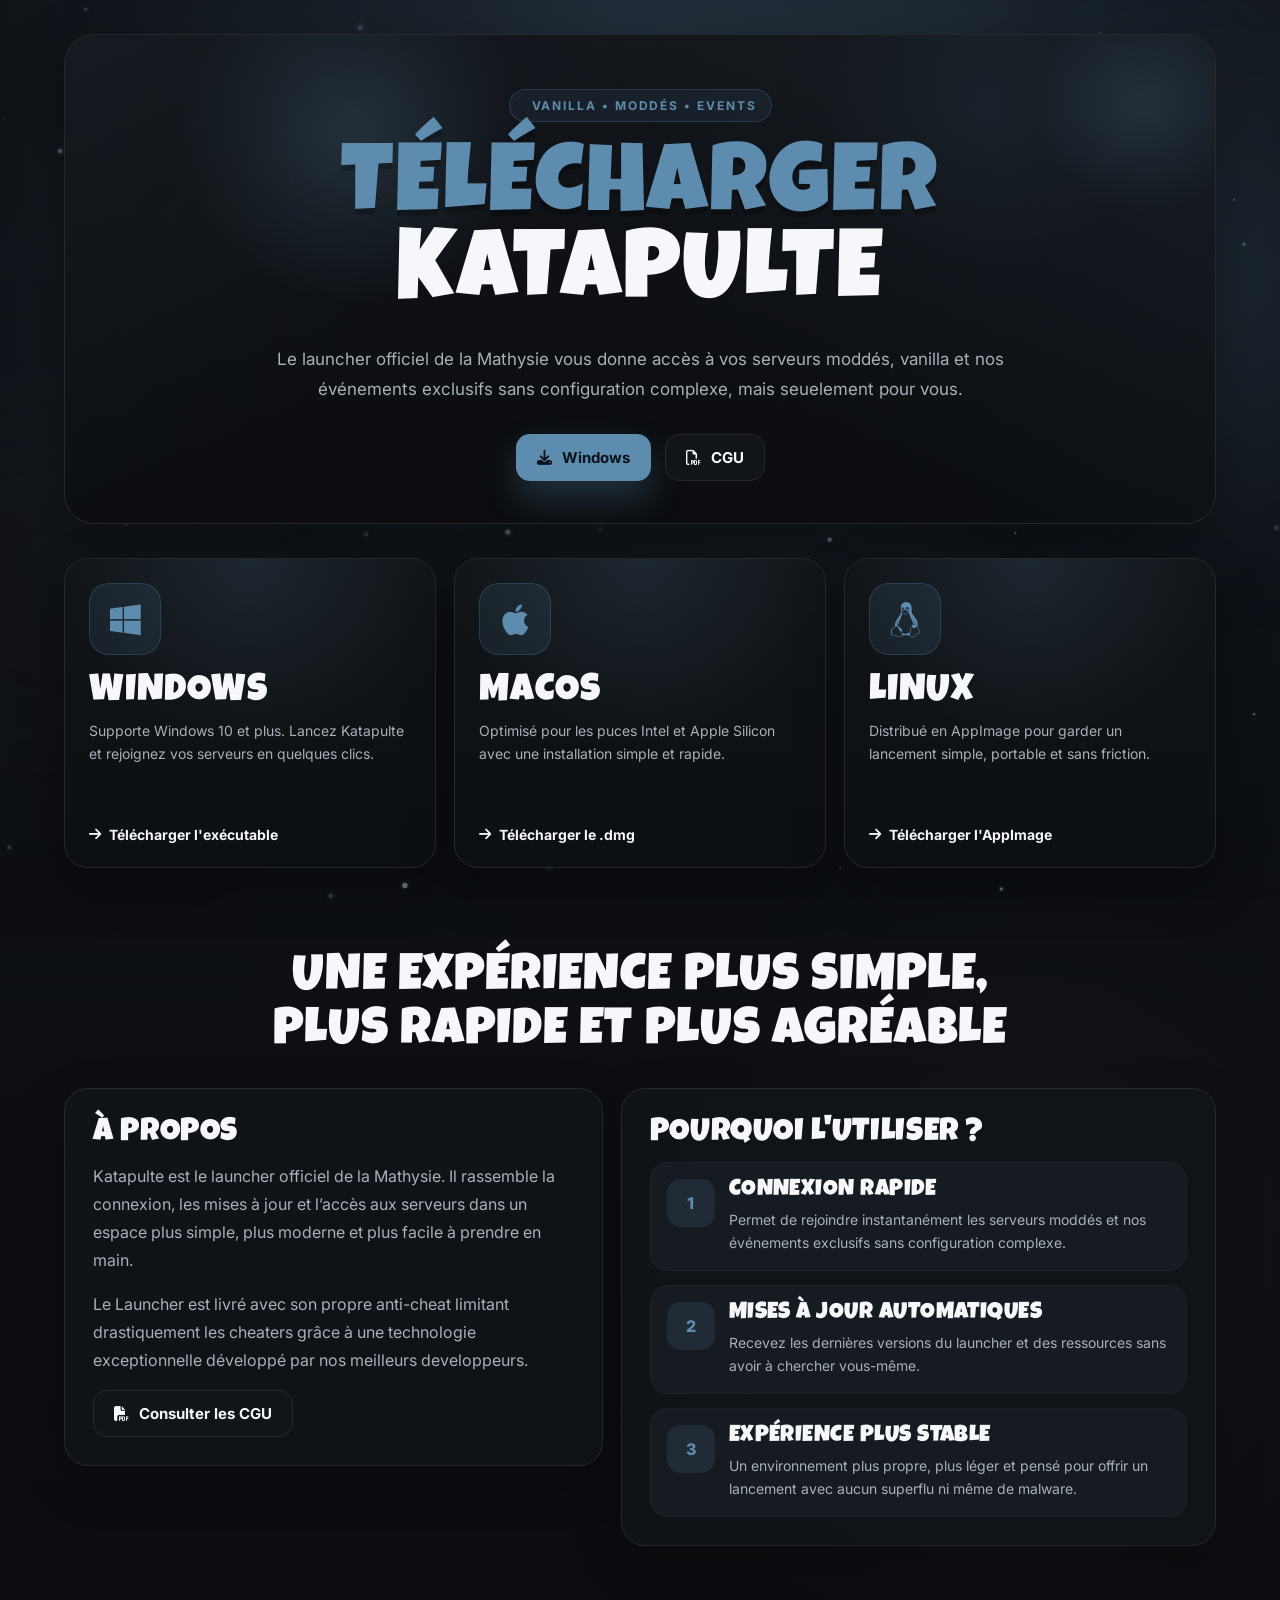
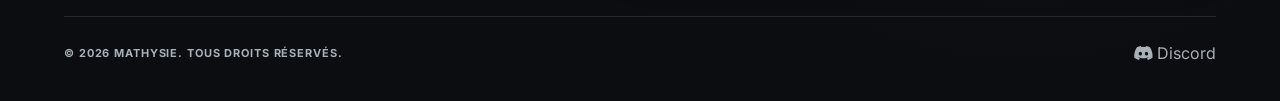
<file: kata1.html>
<!DOCTYPE html>
<html lang="fr">
<head>
    <meta charset="UTF-8">
    <meta name="viewport" content="width=device-width, initial-scale=1.0">
    <title>Télécharger Katapulte - Mathysie</title>
    <link rel="preconnect" href="https://fonts.googleapis.com">
    <link rel="preconnect" href="https://fonts.gstatic.com" crossorigin>
    <link href="https://fonts.googleapis.com/css2?family=Inter:wght@400;500;600;700;800&family=Luckiest+Guy&display=swap" rel="stylesheet">
    <link href="https://cdnjs.cloudflare.com/ajax/libs/font-awesome/6.4.0/css/all.min.css" rel="stylesheet">
    <link rel="stylesheet" href="kata1.css">
</head>
<body>
    <canvas id="sky" aria-hidden="true"></canvas>
    <div class="shell">
        <div class="container">
<!--        <header class="nav">
                <div class="brand"><i class="fa-solid fa-rocket"></i> Mathysie</div>
                <a class="nav-link" href="/"><i class="fa-solid fa-arrow-left"></i> Retour au site</a>
            </header>
-->
            <section class="hero">
                <div class="hero-card">
                    <div class="hero-inner">
                        <div class="hero-badge"><i class="fa-solid fa-sparkles"></i> Vanilla • Moddés • Events</div>
                        <h1 class="hero-title"><span class="accent">Télécharger</span> Katapulte</h1>
                        <p class="hero-lead">Le launcher officiel de la Mathysie vous donne accès à vos serveurs moddés, vanilla et nos événements exclusifs sans configuration complexe, mais seuelement pour vous.</p>
<!--                    <div class="hero-highlights">
                            <span><i class="fa-solid fa-bolt"></i> Lancement rapide</span>
                            <span><i class="fa-solid fa-shield-halberd"></i> Environnement sécurisé</span>
                            <span><i class="fa-solid fa-rocket"></i> Expérience plus fluide</span>
                        </div>
-->
                        <div class="hero-actions">
                            <a class="btn btn-primary" href="/Utils/Katapulte-Windows.exe"><i class="fa-solid fa-download"></i> Windows</a>
                            <a class="btn btn-secondary" href="/Utils/cgu.pdf" target="_blank" rel="noopener"><i class="fa-regular fa-file-pdf"></i> CGU</a>
                        </div>
                    </div>
                </div>
            </section>

            <main class="content">
                <section class="download-grid">
                    <a class="platform-card" href="/Utils/Katapulte-Windows.exe">
                        <div class="platform-top">
                            <div class="platform-icon"><i class="fa-brands fa-windows"></i></div>
                            <h2>Windows</h2>
                            <p>Supporte Windows 10 et plus. Lancez Katapulte et rejoignez vos serveurs en quelques clics. </p>
                        </div>
                        <div class="platform-bottom">
                            <span class="platform-link"><i class="fa-solid fa-arrow-right"></i> Télécharger l'exécutable</span>
                        </div>
                    </a>

                    <a class="platform-card" href="/Utils/Katapulte-Mac.dmg">
                        <div class="platform-top">
                            <div class="platform-icon"><i class="fa-brands fa-apple"></i></div>
                            <h2>macOS</h2>
                            <p>Optimisé pour les puces Intel et Apple Silicon avec une installation simple et rapide.</p>
                        </div>
                        <div class="platform-bottom">
                            <span class="platform-link"><i class="fa-solid fa-arrow-right"></i> Télécharger le .dmg</span>
                        </div>
                    </a>

                    <a class="platform-card" href="/Utils/Katapulte-Linux.AppImage">
                        <div class="platform-top">
                            <div class="platform-icon"><i class="fa-brands fa-linux"></i></div>
                            <h2>Linux</h2>
                            <p>Distribué en AppImage pour garder un lancement simple, portable et sans friction.</p>
                        </div>
                        <div class="platform-bottom">
                            <span class="platform-link"><i class="fa-solid fa-arrow-right"></i> Télécharger l'AppImage</span>
                        </div>
                    </a>
                </section>

                <h2 class="section-title">Une expérience plus simple, plus rapide et plus agréable</h2>

                <section class="feature-layout">
                    <div class="panel">
                        <h3>À propos</h3>
                        <p>Katapulte est le launcher officiel de la Mathysie. Il rassemble la connexion, les mises à jour et l’accès aux serveurs dans un espace plus simple, plus moderne et plus facile à prendre en main.</p>
                        <div style="height:16px"></div>
                        <p>Le Launcher est livré avec son propre anti-cheat limitant drastiquement les cheaters grâce à une technologie exceptionnelle développé par nos meilleurs developpeurs.</p>
                        <div style="height:16px"></div>
                        <a class="btn btn-secondary" href="/Utils/cgu.pdf" target="_blank" rel="noopener"><i class="fa-solid fa-file-pdf"></i> Consulter les CGU</a>
                    </div>

                    <div class="panel">
                        <h3>Pourquoi l'utiliser ?</h3>
                        <ul class="info-list">
                            <li class="info-item">
                                <div class="info-num">1</div>
                                <div>
                                    <h4>Connexion rapide</h4>
                                    <p>Permet de rejoindre instantanément les serveurs moddés et nos événements exclusifs sans configuration complexe.</p>
                                </div>
                            </li>
                            <li class="info-item">
                                <div class="info-num">2</div>
                                <div>
                                    <h4>Mises à jour automatiques</h4>
                                    <p>Recevez les dernières versions du launcher et des ressources sans avoir à chercher vous-même.</p>
                                </div>
                            </li>
                            <li class="info-item">
                                <div class="info-num">3</div>
                                <div>
                                    <h4>Expérience plus stable</h4>
                                    <p>Un environnement plus propre, plus léger et pensé pour offrir un lancement avec aucun superflu ni même de malware.</p>
                                </div>
                            </li>
                        </ul>
                    </div>
                </section>
            </main>

            <footer class="footer">
                <div class="footer-inner">
                    <small>&copy; 2026 Mathysie. Tous droits réservés.</small>
                    <div class="footer-links">
                        <a href="https://discord.gg/kHteSwvJTM" target="_blank" rel="noopener"><i class="fa-brands fa-discord"></i> Discord</a>
                    </div>
                </div>
            </footer>
        </div>
    </div>

    <script>
        const canvas = document.getElementById('sky');
        const ctx = canvas.getContext('2d');
        const prefersReducedMotion = window.matchMedia('(prefers-reduced-motion: reduce)').matches;

        if (!prefersReducedMotion) {
            const stars = [];

            function resetStar(star, width, height, now) {
                const previousX = star.x;
                const previousY = star.y;

                star.x = Math.random() * width;
                star.y = Math.random() * height;

                const biasX = (Math.random() - 0.5) * width * 0.16;
                const biasY = (Math.random() - 0.5) * height * 0.12;
                star.x = Math.min(width - 10, Math.max(10, star.x + biasX));
                star.y = Math.min(height - 10, Math.max(10, star.y + biasY));

                if (Math.abs(star.x - previousX) < width * 0.05 && Math.abs(star.y - previousY) < height * 0.05) {
                    star.x = Math.min(width - 10, Math.max(10, star.x + (Math.random() > 0.5 ? 1 : -1) * width * 0.08));
                    star.y = Math.min(height - 10, Math.max(10, star.y + (Math.random() > 0.5 ? 1 : -1) * height * 0.06));
                }

                star.size = Math.random() * 1.8 + 0.5;
                star.baseAlpha = Math.random() * 0.35 + 0.16;
                star.depth = Math.random() * 0.7 + 0.3;
                star.driftX = Math.random() * 0.8 + 0.2;
                star.driftY = (Math.random() * 0.8 + 0.2) * (Math.random() > 0.5 ? 1 : -1);
                star.phase = Math.random() * Math.PI * 2;
                star.speed = Math.random() * 0.0008 + 0.0004;
                star.birth = now;
                star.ttl = Math.random() * 5000 + 4000;
            }

            function resizeCanvas() {
                const ratio = window.devicePixelRatio || 1;
                canvas.width = window.innerWidth * ratio;
                canvas.height = window.innerHeight * ratio;
                ctx.setTransform(ratio, 0, 0, ratio, 0, 0);

                const count = Math.max(70, Math.floor(window.innerWidth / 16));
                stars.length = 0;

                for (let i = 0; i < count; i += 1) {
                    stars.push({});
                    resetStar(stars[i], window.innerWidth, window.innerHeight, 0);
                }
            }

            function drawSky(now) {
                const width = window.innerWidth;
                const height = window.innerHeight;
                const scrollY = window.scrollY || 0;

                ctx.clearRect(0, 0, width, height);

                const gradient = ctx.createRadialGradient(width * 0.72, height * 0.18, 0, width * 0.72, height * 0.18, Math.max(width, height) * 0.7);
                gradient.addColorStop(0, 'rgba(94, 140, 174, 0.12)');
                gradient.addColorStop(0.45, 'rgba(94, 140, 174, 0.04)');
                gradient.addColorStop(1, 'rgba(7, 10, 14, 0)');
                ctx.fillStyle = gradient;
                ctx.fillRect(0, 0, width, height);

                stars.forEach((star) => {
                    if (now - star.birth > star.ttl) {
                        resetStar(star, width, height, now);
                    }

                    const twinkle = 0.6 + 0.4 * Math.sin(now * star.speed + star.phase);
                    const glow = 0.25 + twinkle * 0.5;
                    const parallaxY = scrollY * star.depth * 0.04;
                    const x = star.x + Math.sin(now * 0.0002 + star.phase) * 10 * star.driftX + Math.sin(scrollY * 0.0014 + star.phase) * 8;
                    const y = star.y + parallaxY + Math.cos(now * 0.00018 + star.phase) * 7 * star.driftY;

                    ctx.beginPath();
                    ctx.arc(x, y, star.size * (0.9 + twinkle * 0.45), 0, Math.PI * 2);
                    ctx.fillStyle = `rgba(255, 255, 255, ${Math.min(0.95, star.baseAlpha * glow * 1.35)})`;
                    ctx.fill();

                    if (star.size > 1.1) {
                        ctx.beginPath();
                        ctx.arc(x, y, star.size * 2.6, 0, Math.PI * 2);
                        ctx.fillStyle = `rgba(94, 140, 174, ${Math.min(0.16, 0.06 * glow + 0.03)})`;
                        ctx.fill();
                    }
                });

                requestAnimationFrame(drawSky);
            }

            resizeCanvas();
            drawSky(0);
            window.addEventListener('resize', resizeCanvas);
        }
    </script>
</body>
</html>
</file>
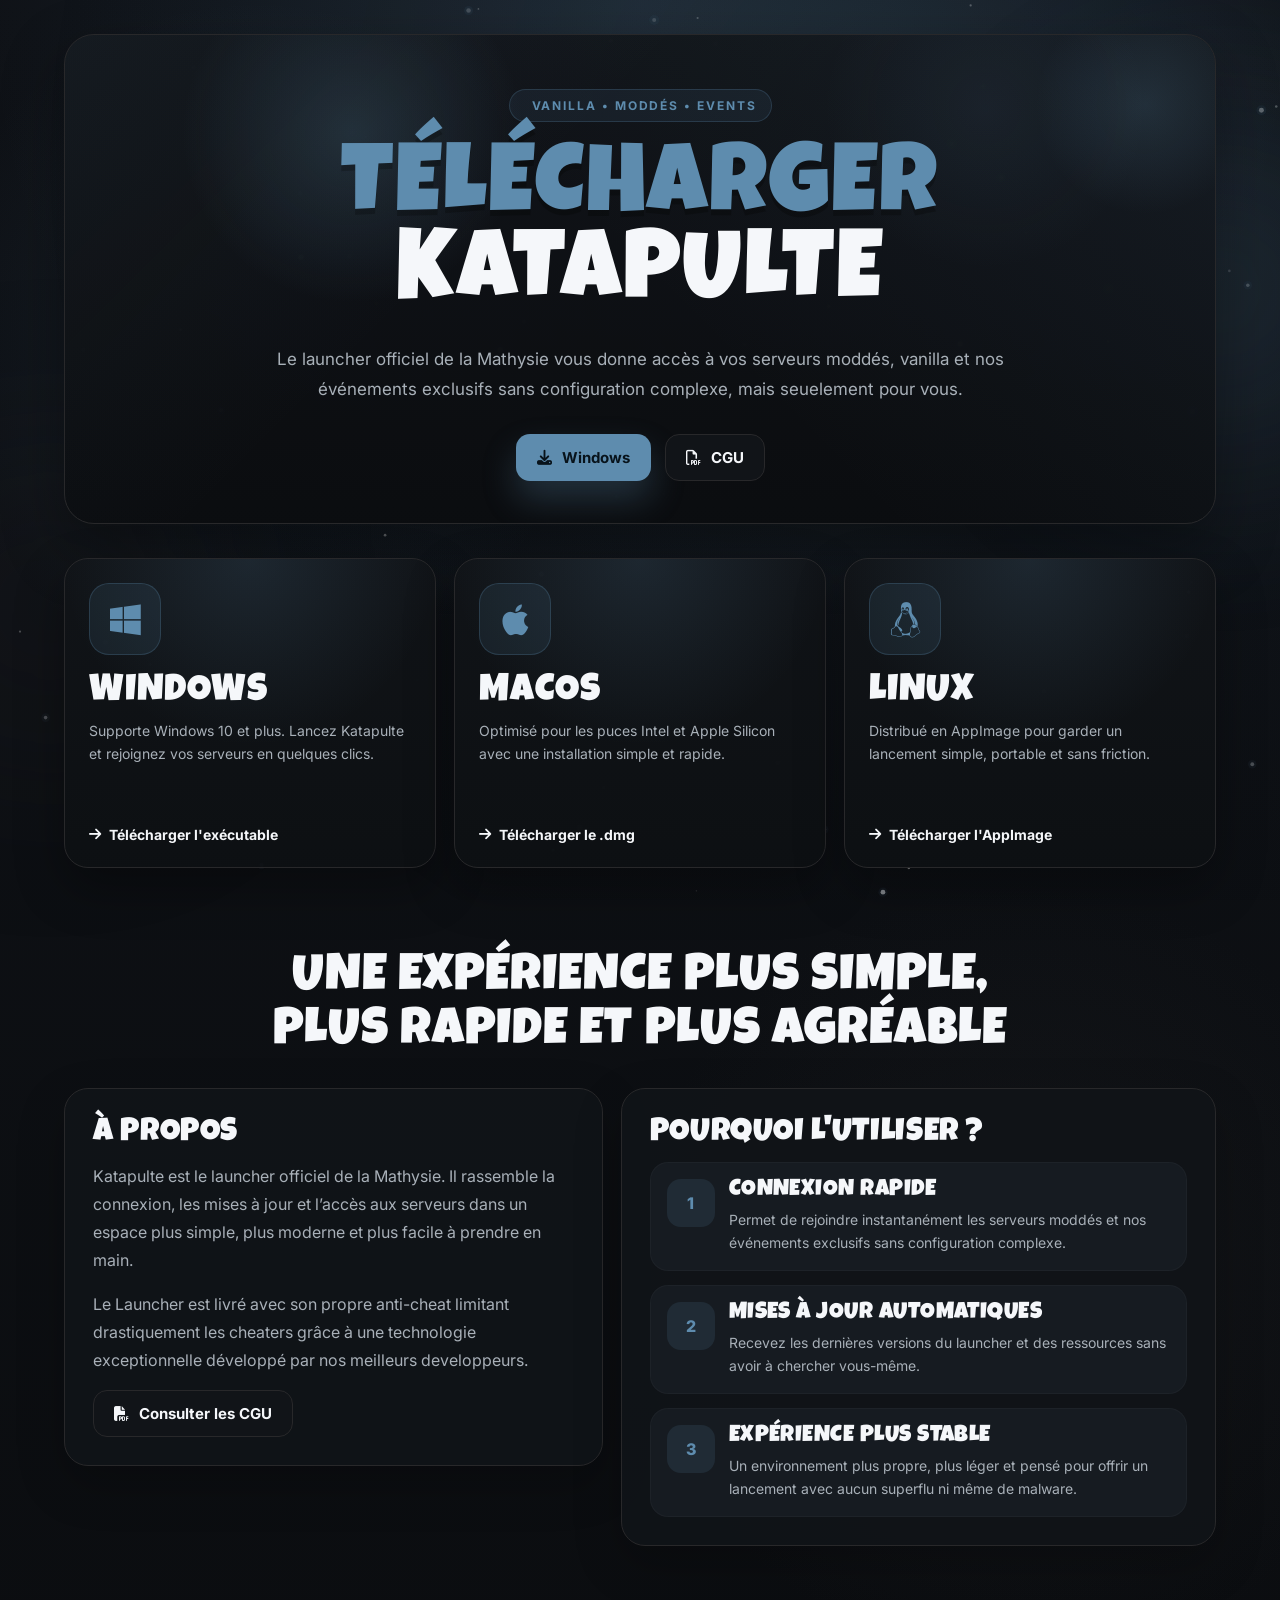
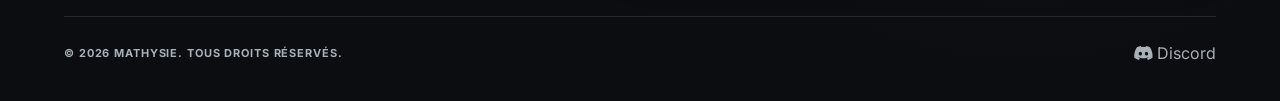
<file: katapulte.html>
<!DOCTYPE html>
<html lang="fr">
<head>
    <meta charset="UTF-8">
    <meta name="viewport" content="width=device-width, initial-scale=1.0">
    <title>Télécharger Katapulte - Mathysie</title>
    <link rel="preconnect" href="https://fonts.googleapis.com">
    <link rel="preconnect" href="https://fonts.gstatic.com" crossorigin>
    <link href="https://fonts.googleapis.com/css2?family=Inter:wght@400;500;600;700;800&family=Luckiest+Guy&display=swap" rel="stylesheet">
    <link href="https://cdnjs.cloudflare.com/ajax/libs/font-awesome/6.4.0/css/all.min.css" rel="stylesheet">
    <link rel="stylesheet" href="kata1.css">
</head>
<body>
    <canvas id="sky" aria-hidden="true"></canvas>
    <div class="shell">
        <div class="container">
<!--        <header class="nav">
                <div class="brand"><i class="fa-solid fa-rocket"></i> Mathysie</div>
                <a class="nav-link" href="/"><i class="fa-solid fa-arrow-left"></i> Retour au site</a>
            </header>
-->
            <section class="hero">
                <div class="hero-card">
                    <div class="hero-inner">
                        <div class="hero-badge"><i class="fa-solid fa-sparkles"></i> Vanilla • Moddés • Events</div>
                        <h1 class="hero-title"><span class="accent">Télécharger</span> Katapulte</h1>
                        <p class="hero-lead">Le launcher officiel de la Mathysie vous donne accès à vos serveurs moddés, vanilla et nos événements exclusifs sans configuration complexe, mais seuelement pour vous.</p>
<!--                    <div class="hero-highlights">
                            <span><i class="fa-solid fa-bolt"></i> Lancement rapide</span>
                            <span><i class="fa-solid fa-shield-halberd"></i> Environnement sécurisé</span>
                            <span><i class="fa-solid fa-rocket"></i> Expérience plus fluide</span>
                        </div>
-->
                        <div class="hero-actions">
                            <a class="btn btn-primary" href="https://github.com/NathanSNB/SiteMathys/releases/download/installerLauncher/Katapulte-Windows.exe"><i class="fa-solid fa-download"></i> Windows</a>
                            <a class="btn btn-secondary" href="/utils/cgu.pdf" target="_blank" rel="noopener"><i class="fa-regular fa-file-pdf"></i> CGU</a>
                        </div>
                    </div>
                </div>
            </section>

            <main class="content">
                <section class="download-grid">
                    <a class="platform-card" href="https://github.com/NathanSNB/SiteMathys/releases/download/installerLauncher/Katapulte-Windows.exe">
                        <div class="platform-top">
                            <div class="platform-icon"><i class="fa-brands fa-windows"></i></div>
                            <h2>Windows</h2>
                            <p>Supporte Windows 10 et plus. Lancez Katapulte et rejoignez vos serveurs en quelques clics. </p>
                        </div>
                        <div class="platform-bottom">
                            <span class="platform-link"><i class="fa-solid fa-arrow-right"></i> Télécharger l'exécutable</span>
                        </div>
                    </a>

                    <a class="platform-card" href="/utils/Katapulte-Mac.dmg">
                        <div class="platform-top">
                            <div class="platform-icon"><i class="fa-brands fa-apple"></i></div>
                            <h2>macOS</h2>
                            <p>Optimisé pour les puces Intel et Apple Silicon avec une installation simple et rapide.</p>
                        </div>
                        <div class="platform-bottom">
                            <span class="platform-link"><i class="fa-solid fa-arrow-right"></i> Télécharger le .dmg</span>
                        </div>
                    </a>

                    <a class="platform-card" href="https://github.com/NathanSNB/SiteMathys/releases/download/Katapulte-Linux.gz/Katapulte-Linux.gz">
                        <div class="platform-top">
                            <div class="platform-icon"><i class="fa-brands fa-linux"></i></div>
                            <h2>Linux</h2>
                            <p>Distribué en AppImage pour garder un lancement simple, portable et sans friction.</p>
                        </div>
                        <div class="platform-bottom">
                            <span class="platform-link"><i class="fa-solid fa-arrow-right"></i> Télécharger l'AppImage</span>
                        </div>
                    </a>
                </section>

                <h2 class="section-title">Une expérience plus simple, plus rapide et plus agréable</h2>

                <section class="feature-layout">
                    <div class="panel">
                        <h3>À propos</h3>
                        <p>Katapulte est le launcher officiel de la Mathysie. Il rassemble la connexion, les mises à jour et l’accès aux serveurs dans un espace plus simple, plus moderne et plus facile à prendre en main.</p>
                        <div style="height:16px"></div>
                        <p>Le Launcher est livré avec son propre anti-cheat limitant drastiquement les cheaters grâce à une technologie exceptionnelle développé par nos meilleurs developpeurs.</p>
                        <div style="height:16px"></div>
                        <a class="btn btn-secondary" href="/utils/cgu.pdf" target="_blank" rel="noopener"><i class="fa-solid fa-file-pdf"></i> Consulter les CGU</a>
                    </div>

                    <div class="panel">
                        <h3>Pourquoi l'utiliser ?</h3>
                        <ul class="info-list">
                            <li class="info-item">
                                <div class="info-num">1</div>
                                <div>
                                    <h4>Connexion rapide</h4>
                                    <p>Permet de rejoindre instantanément les serveurs moddés et nos événements exclusifs sans configuration complexe.</p>
                                </div>
                            </li>
                            <li class="info-item">
                                <div class="info-num">2</div>
                                <div>
                                    <h4>Mises à jour automatiques</h4>
                                    <p>Recevez les dernières versions du launcher et des ressources sans avoir à chercher vous-même.</p>
                                </div>
                            </li>
                            <li class="info-item">
                                <div class="info-num">3</div>
                                <div>
                                    <h4>Expérience plus stable</h4>
                                    <p>Un environnement plus propre, plus léger et pensé pour offrir un lancement avec aucun superflu ni même de malware.</p>
                                </div>
                            </li>
                        </ul>
                    </div>
                </section>
            </main>

            <footer class="footer">
                <div class="footer-inner">
                    <small>&copy; 2026 Mathysie. Tous droits réservés.</small>
                    <div class="footer-links">
                        <a href="https://discord.gg/kHteSwvJTM" target="_blank" rel="noopener"><i class="fa-brands fa-discord"></i> Discord</a>
                    </div>
                </div>
            </footer>
        </div>
    </div>

    <script>
        const canvas = document.getElementById('sky');
        const ctx = canvas.getContext('2d');
        const prefersReducedMotion = window.matchMedia('(prefers-reduced-motion: reduce)').matches;

        if (!prefersReducedMotion) {
            const stars = [];

            function resetStar(star, width, height, now) {
                const previousX = star.x;
                const previousY = star.y;

                star.x = Math.random() * width;
                star.y = Math.random() * height;

                const biasX = (Math.random() - 0.5) * width * 0.16;
                const biasY = (Math.random() - 0.5) * height * 0.12;
                star.x = Math.min(width - 10, Math.max(10, star.x + biasX));
                star.y = Math.min(height - 10, Math.max(10, star.y + biasY));

                if (Math.abs(star.x - previousX) < width * 0.05 && Math.abs(star.y - previousY) < height * 0.05) {
                    star.x = Math.min(width - 10, Math.max(10, star.x + (Math.random() > 0.5 ? 1 : -1) * width * 0.08));
                    star.y = Math.min(height - 10, Math.max(10, star.y + (Math.random() > 0.5 ? 1 : -1) * height * 0.06));
                }

                star.size = Math.random() * 1.8 + 0.5;
                star.baseAlpha = Math.random() * 0.35 + 0.16;
                star.depth = Math.random() * 0.7 + 0.3;
                star.driftX = Math.random() * 0.8 + 0.2;
                star.driftY = (Math.random() * 0.8 + 0.2) * (Math.random() > 0.5 ? 1 : -1);
                star.phase = Math.random() * Math.PI * 2;
                star.speed = Math.random() * 0.0008 + 0.0004;
                star.birth = now;
                star.ttl = Math.random() * 5000 + 4000;
            }

            function resizeCanvas() {
                const ratio = window.devicePixelRatio || 1;
                canvas.width = window.innerWidth * ratio;
                canvas.height = window.innerHeight * ratio;
                ctx.setTransform(ratio, 0, 0, ratio, 0, 0);

                const count = Math.max(70, Math.floor(window.innerWidth / 16));
                stars.length = 0;

                for (let i = 0; i < count; i += 1) {
                    stars.push({});
                    resetStar(stars[i], window.innerWidth, window.innerHeight, 0);
                }
            }

            function drawSky(now) {
                const width = window.innerWidth;
                const height = window.innerHeight;
                const scrollY = window.scrollY || 0;

                ctx.clearRect(0, 0, width, height);

                const gradient = ctx.createRadialGradient(width * 0.72, height * 0.18, 0, width * 0.72, height * 0.18, Math.max(width, height) * 0.7);
                gradient.addColorStop(0, 'rgba(94, 140, 174, 0.12)');
                gradient.addColorStop(0.45, 'rgba(94, 140, 174, 0.04)');
                gradient.addColorStop(1, 'rgba(7, 10, 14, 0)');
                ctx.fillStyle = gradient;
                ctx.fillRect(0, 0, width, height);

                stars.forEach((star) => {
                    if (now - star.birth > star.ttl) {
                        resetStar(star, width, height, now);
                    }

                    const twinkle = 0.6 + 0.4 * Math.sin(now * star.speed + star.phase);
                    const glow = 0.25 + twinkle * 0.5;
                    const parallaxY = scrollY * star.depth * 0.04;
                    const x = star.x + Math.sin(now * 0.0002 + star.phase) * 10 * star.driftX + Math.sin(scrollY * 0.0014 + star.phase) * 8;
                    const y = star.y + parallaxY + Math.cos(now * 0.00018 + star.phase) * 7 * star.driftY;

                    ctx.beginPath();
                    ctx.arc(x, y, star.size * (0.9 + twinkle * 0.45), 0, Math.PI * 2);
                    ctx.fillStyle = `rgba(255, 255, 255, ${Math.min(0.95, star.baseAlpha * glow * 1.35)})`;
                    ctx.fill();

                    if (star.size > 1.1) {
                        ctx.beginPath();
                        ctx.arc(x, y, star.size * 2.6, 0, Math.PI * 2);
                        ctx.fillStyle = `rgba(94, 140, 174, ${Math.min(0.16, 0.06 * glow + 0.03)})`;
                        ctx.fill();
                    }
                });

                requestAnimationFrame(drawSky);
            }

            resizeCanvas();
            drawSky(0);
            window.addEventListener('resize', resizeCanvas);
        }
    </script>
</body>
</html>
</file>
<file: kata1.css>
:root {
    --bg: #0b0d10;
    --panel: #111418;
    --panel-2: #161b21;
    --panel-3: #0f1318;
    --border: #28282A;
    --text: #f5f7fa;
    --muted: #a8b0b8;
    --blue: #5E8CAE;
    --blue-dark: #45708e;
}

* {
    box-sizing: border-box;
}

html {
    scroll-behavior: smooth;
}

html,
body {
    margin: 0;
    padding: 0;
}

@keyframes fadeUp {
    from {
        opacity: 0;
        transform: translateY(12px);
    }
    to {
        opacity: 1;
        transform: translateY(0);
    }
}

@keyframes floatGlow {
    from {
        transform: translate3d(0, 0, 0) scale(1);
    }
    to {
        transform: translate3d(10px, -14px, 0) scale(1.06);
    }
}

body {
    min-height: 100vh;
    color: var(--text);
    font-family: "Inter", "Segoe UI", system-ui, -apple-system, sans-serif;
    background:
        radial-gradient(circle at top, rgba(94, 140, 174, 0.18), transparent 36%),
        radial-gradient(circle at 20% 20%, rgba(94, 140, 174, 0.12), transparent 20%),
        radial-gradient(circle at 80% 75%, rgba(40, 40, 42, 0.26), transparent 24%),
        linear-gradient(180deg, #0f1217 0%, var(--bg) 100%);
    overflow-x: hidden;
}

#sky {
    position: fixed;
    inset: 0;
    z-index: 0;
    pointer-events: none;
    opacity: 1;
}

a {
    color: inherit;
    text-decoration: none;
}

.container {
    position: relative;
    z-index: 1;
    width: 100%;
    max-width: 1200px;
    margin: 0 auto;
    padding: 0 24px;
}

.brand,
h1,
h2,
h3,
h4 {
    font-family: "Luckiest Guy", cursive;
    font-weight: 400;
    letter-spacing: 0.02em;
}

.shell {
    position: relative;
    z-index: 1;
    overflow: hidden;
}

.shell::before,
.shell::after {
    content: "";
    position: fixed;
    pointer-events: none;
    z-index: 0;
    border-radius: 999px;
    filter: blur(110px);
    opacity: 0.8;
}

.shell::before {
    width: 340px;
    height: 340px;
    right: -110px;
    top: 120px;
    background: rgba(94, 140, 174, 0.2);
}

.shell::after {
    width: 280px;
    height: 280px;
    left: -90px;
    top: 52%;
    background: rgba(40, 40, 42, 0.34);
}

.nav {
    position: relative;
    z-index: 2;
    display: flex;
    align-items: center;
    justify-content: space-between;
    gap: 16px;
    padding: 22px 0 10px;
}

.brand {
    display: inline-flex;
    align-items: center;
    gap: 12px;
    font-size: 26px;
    color: var(--text);
}

.brand i {
    color: var(--blue);
    text-shadow: 0 0 20px rgba(94, 140, 174, 0.35);
}

.nav-link {
    display: inline-flex;
    align-items: center;
    gap: 8px;
    padding: 10px 16px;
    border: 1px solid var(--border);
    border-radius: 999px;
    color: var(--muted);
    background: rgba(17, 20, 24, 0.75);
    backdrop-filter: blur(10px);
    transition: transform 0.2s ease, border-color 0.2s ease, color 0.2s ease, background 0.2s ease;
}

.nav-link:hover {
    transform: translateY(-1px);
    border-color: var(--blue);
    color: var(--text);
    background: rgba(17, 20, 24, 0.92);
}

.hero {
    position: relative;
    z-index: 1;
    padding: 34px 0 28px;
}

.hero-card {
    position: relative;
    overflow: hidden;
    border: 1px solid var(--border);
    border-radius: 30px;
    background:
        linear-gradient(135deg, rgba(94, 140, 174, 0.06), transparent 38%),
        linear-gradient(180deg, rgba(17, 20, 24, 0.98), rgba(11, 13, 16, 0.98));
    box-shadow: 0 24px 60px rgba(0, 0, 0, 0.35);
    animation: fadeUp 0.8s ease both;
}

.hero-card::before {
    content: "";
    position: absolute;
    right: -40px;
    top: -40px;
    width: 220px;
    height: 220px;
    background: radial-gradient(circle, rgba(94, 140, 174, 0.18), transparent 70%);
    animation: floatGlow 8s ease-in-out infinite alternate;
    pointer-events: none;
}

.hero-card::after {
    content: "";
    position: absolute;
    inset: 0;
    background:
        radial-gradient(circle at 25% 20%, rgba(94, 140, 174, 0.22), transparent 18%),
        radial-gradient(circle at 80% 15%, rgba(94, 140, 174, 0.08), transparent 16%),
        linear-gradient(225deg, rgba(94, 140, 174, 0.08), transparent 50%);
    pointer-events: none;
}

.hero-inner {
    position: relative;
    z-index: 1;
    padding: 54px 28px 42px;
    text-align: center;
}

.hero-kicker {
    margin: 0 0 18px;
    color: var(--blue);
    text-transform: uppercase;
    letter-spacing: 0.18em;
    font-size: 12px;
    font-weight: 700;
}

.hero-badge {
    display: inline-flex;
    align-items: center;
    gap: 8px;
    margin: 0 auto 26px;
    padding: 8px 14px;
    border: 1px solid rgba(94, 140, 174, 0.24);
    border-radius: 999px;
    background: rgba(94, 140, 174, 0.1);
    color: var(--blue);
    font-size: 12px;
    font-weight: 700;
    letter-spacing: 0.16em;
    text-transform: uppercase;
}

.hero-highlights {
    display: flex;
    flex-wrap: wrap;
    justify-content: center;
    gap: 10px;
    margin-top: 22px;
}

.hero-highlights span {
    display: inline-flex;
    align-items: center;
    gap: 8px;
    padding: 9px 12px;
    border: 1px solid rgba(255, 255, 255, 0.07);
    border-radius: 999px;
    background: rgba(17, 20, 24, 0.55);
    color: var(--muted);
    font-size: 13px;
    backdrop-filter: blur(12px);
    animation: fadeUp 0.7s ease both;
    transition: transform 0.2s ease, border-color 0.2s ease, color 0.2s ease;
}

.hero-highlights span i {
    color: var(--blue);
}

.hero-highlights span:hover {
    transform: translateY(-2px);
    border-color: rgba(94, 140, 174, 0.3);
    color: var(--text);
}

.hero-highlights span:nth-child(2) {
    animation-delay: 0.08s;
}

.hero-highlights span:nth-child(3) {
    animation-delay: 0.16s;
}

.hero-title {
    margin: 0;
    font-size: clamp(3rem, 8vw, 6rem);
    line-height: 0.9;
    text-transform: uppercase;
}

.hero-title span {
    display: inline-block;
    color: var(--text);
    text-shadow: 0 6px 0 rgba(0, 0, 0, 0.22);
}

.hero-title .accent {
    color: var(--blue);
}

.hero-lead {
    max-width: 760px;
    margin: 24px auto 0;
    color: var(--muted);
    font-size: 17px;
    line-height: 1.75;
}

.hero-actions {
    display: flex;
    flex-wrap: wrap;
    justify-content: center;
    gap: 14px;
    margin-top: 30px;
}

.btn {
    display: inline-flex;
    align-items: center;
    gap: 10px;
    padding: 13px 20px;
    border-radius: 14px;
    font-size: 15px;
    font-weight: 700;
    border: 1px solid transparent;
    transition: transform 0.2s ease, border-color 0.2s ease, background 0.2s ease, color 0.2s ease;
}

.btn:hover {
    transform: translateY(-2px);
}

.btn-primary {
    background: var(--blue);
    color: #08131b;
    box-shadow: 0 18px 34px rgba(94, 140, 174, 0.28);
}

.btn-primary:hover {
    background: var(--blue-dark);
}

.btn-secondary {
    background: var(--panel);
    border-color: var(--border);
    color: var(--text);
}

.btn-secondary:hover {
    border-color: var(--blue);
}

.content {
    position: relative;
    z-index: 1;
    padding: 30px 0 70px;
}

.section-title {
    margin: 84px auto 28px;
    max-width: 760px;
    text-align: center;
    font-size: clamp(2.2rem, 4vw, 3.4rem);
    line-height: 1.05;
    text-transform: uppercase;
}

.download-grid {
    display: grid;
    grid-template-columns: repeat(3, minmax(0, 1fr));
    gap: 18px;
    margin-top: -24px;
}

.platform-card {
    position: relative;
    overflow: hidden;
    border: 1px solid var(--border);
    border-radius: 24px;
    background:
        linear-gradient(180deg, rgba(17, 20, 24, 0.98), rgba(13, 16, 19, 0.98));
    min-height: 310px;
    padding: 24px;
    display: flex;
    flex-direction: column;
    justify-content: space-between;
    box-shadow: 0 20px 50px rgba(0, 0, 0, 0.32);
    transition: transform 0.25s ease, border-color 0.25s ease, background 0.25s ease, box-shadow 0.25s ease;
    animation: fadeUp 0.7s ease both;
}

.platform-card:hover {
    transform: translateY(-5px);
    border-color: rgba(94, 140, 174, 0.4);
    background:
        linear-gradient(180deg, rgba(20, 24, 29, 0.98), rgba(13, 16, 19, 0.98));
    box-shadow: 0 18px 40px rgba(0, 0, 0, 0.28);
}

.platform-card:nth-child(2) {
    animation-delay: 0.12s;
}

.platform-card:nth-child(3) {
    animation-delay: 0.24s;
}

.platform-card::before {
    content: "";
    position: absolute;
    inset: 0;
    background: radial-gradient(circle at top, rgba(94, 140, 174, 0.16), transparent 52%);
    pointer-events: none;
}

.platform-top,
.platform-bottom {
    position: relative;
    z-index: 1;
}

.platform-icon {
    width: 72px;
    height: 72px;
    display: grid;
    place-items: center;
    border-radius: 20px;
    background: rgba(94, 140, 174, 0.12);
    border: 1px solid rgba(94, 140, 174, 0.25);
    color: var(--blue);
    font-size: 2.2rem;
    transition: transform 0.2s ease, box-shadow 0.2s ease;
}

.platform-card:hover .platform-icon {
    transform: translateY(-2px) scale(1.02);
    box-shadow: 0 10px 24px rgba(94, 140, 174, 0.16);
}

.platform-card h2 {
    margin: 18px 0 8px;
    font-size: 2.4rem;
    text-transform: uppercase;
}

.platform-card p {
    margin: 0;
    color: var(--muted);
    line-height: 1.65;
    font-size: 14px;
}

.platform-link {
    display: inline-flex;
    align-items: center;
    gap: 8px;
    margin-top: 18px;
    color: var(--text);
    font-weight: 700;
    font-size: 14px;
}

.feature-layout {
    display: grid;
    grid-template-columns: 0.95fr 1.05fr;
    gap: 18px;
    align-items: start;
    margin-top: 18px;
}

.panel {
    border: 1px solid var(--border);
    border-radius: 24px;
    background: rgba(17, 20, 24, 0.92);
    padding: 28px;
    box-shadow: 0 18px 48px rgba(0, 0, 0, 0.22);
    animation: fadeUp 0.75s ease both;
    transition: transform 0.25s ease, border-color 0.25s ease, box-shadow 0.25s ease;
}

.panel:hover {
    transform: translateY(-4px);
    border-color: rgba(94, 140, 174, 0.35);
    box-shadow: 0 24px 56px rgba(0, 0, 0, 0.28);
}

.panel:nth-child(2) {
    animation-delay: 0.12s;
}

.panel h3 {
    margin: 0 0 12px;
    font-size: 2rem;
    text-transform: uppercase;
}

.panel p {
    margin: 0;
    color: var(--muted);
    line-height: 1.75;
}

.info-list {
    display: grid;
    gap: 14px;
    padding: 0;
    margin: 0;
    list-style: none;
}

.info-item {
    display: grid;
    grid-template-columns: 48px 1fr;
    gap: 14px;
    align-items: start;
    padding: 16px;
    border-radius: 18px;
    background: var(--panel-2);
    border: 1px solid rgba(255, 255, 255, 0.03);
    animation: fadeUp 0.65s ease both;
    transition: transform 0.2s ease, border-color 0.2s ease;
}

.info-item:hover {
    transform: translateX(3px);
    border-color: rgba(94, 140, 174, 0.25);
}

.info-item:nth-child(2) {
    animation-delay: 0.08s;
}

.info-item:nth-child(3) {
    animation-delay: 0.16s;
}

.info-num {
    width: 48px;
    height: 48px;
    display: grid;
    place-items: center;
    border-radius: 14px;
    background: rgba(94, 140, 174, 0.14);
    color: var(--blue);
    font-weight: 800;
}

.info-item h4 {
    margin: 0 0 6px;
    font-size: 1.45rem;
    text-transform: uppercase;
}

.info-item p {
    margin: 0;
    color: var(--muted);
    line-height: 1.65;
    font-size: 14px;
}

.footer {
    position: relative;
    z-index: 1;
    border-top: 1px solid var(--border);
    padding: 26px 0 38px;
    color: var(--muted);
}

.footer-inner {
    display: flex;
    align-items: center;
    justify-content: space-between;
    gap: 14px;
    flex-wrap: wrap;
}

.footer small {
    text-transform: uppercase;
    letter-spacing: 0.08em;
    font-weight: 700;
    font-size: 11px;
}

.footer-links {
    display: flex;
    align-items: center;
    gap: 12px;
    flex-wrap: wrap;
}

.footer-links a {
    color: var(--muted);
    transition: color 0.2s ease;
}

.footer-links a:hover {
    color: var(--text);
}

@media (max-width: 960px) {
    .download-grid,
    .feature-layout {
        grid-template-columns: 1fr;
    }

    .hero-inner {
        padding: 44px 20px 36px;
    }

    .platform-card {
        min-height: auto;
    }
}

@media (max-width: 640px) {
    .nav {
        flex-direction: column;
        align-items: flex-start;
    }

    .brand {
        font-size: 22px;
    }

    .hero-title {
        font-size: 3rem; 
    }

    .panel,
    .platform-card {
        padding: 20px;
    }
}
</file>
